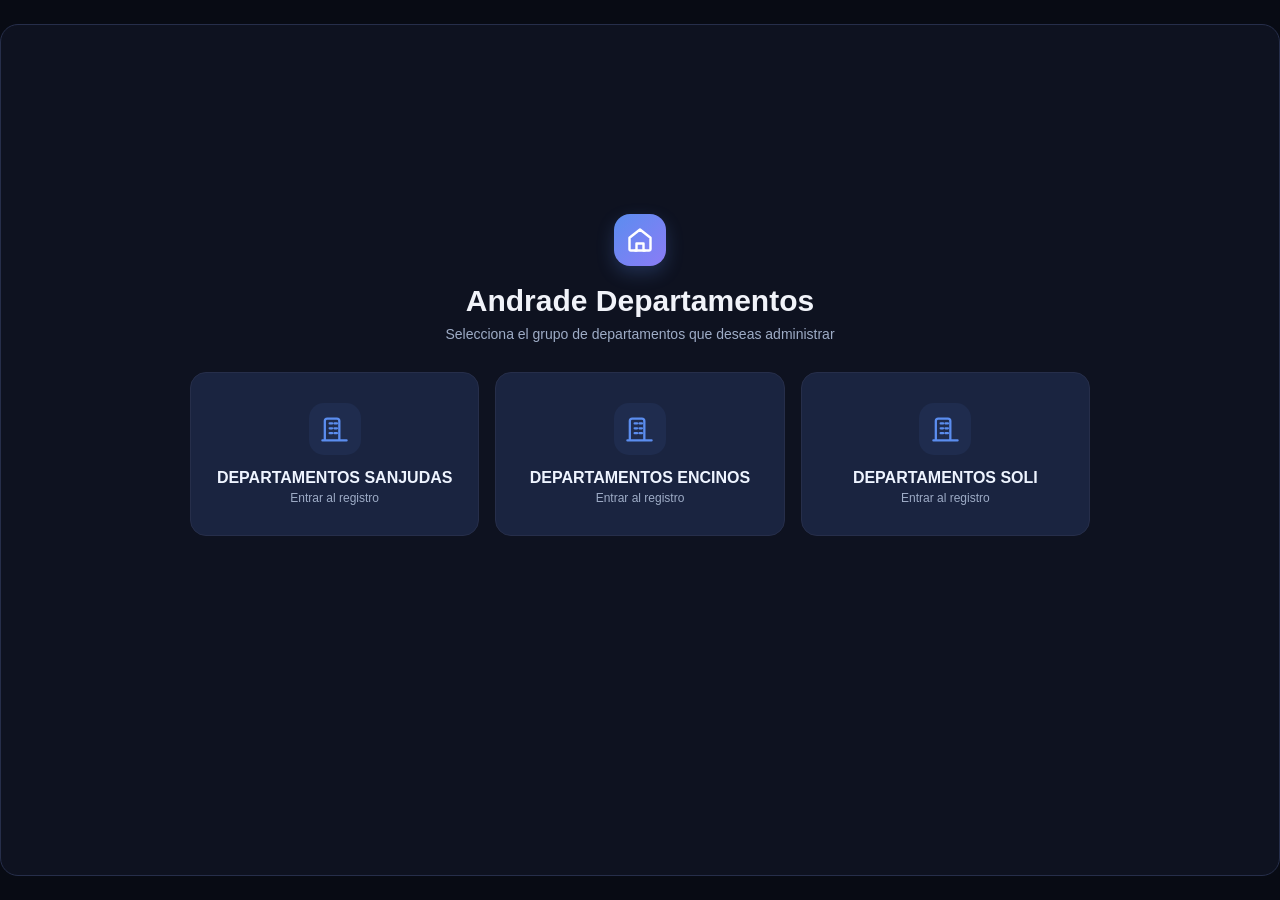
<file: AndradeDepartments/index.html>
<!doctype html>
<html lang="es">
<head>
  <meta charset="UTF-8">
  <meta name="viewport" content="width=device-width, initial-scale=1">
  <title>Andrade Departamentos</title>
  <link rel="stylesheet" href="src/presentation/styles.css">
</head>
<body>
  <div id="app" class="app"></div>
  <script type="module" src="src/presentation/app.js"></script>
</body>
</html>
</file>
<file: AndradeDepartments/src/presentation/styles.css>
:root {
--bg:#0e1220;--side:#12172a;--card:#181f35;--alt:#1d2540;--border:#262e4a;--text:#f1f3f9;--muted:#8892a6;--soft:#5d667e;--blue:#5b8def;--purple:#8b7cf6;--green:#35c77e;--yellow:#ffb13d;--red:#ff6270}
* {
box-sizing:border-box}
body {
margin:0;background:#080b14;color:var(--text);font:14px Arial,sans-serif}
.app {
max-width:1400px;margin:24px auto;border:1px solid var(--border);border-radius:18px;overflow:hidden;background:var(--bg);min-height:calc(100vh - 48px)}
.layout {
display:flex;min-height:700px}
.sidebar {
width:226px;flex:none;background:var(--side);border-right:1px solid var(--border)}
.brand {
display:flex;gap:10px;align-items:center;padding:20px}
.logo {
width:34px;height:34px;display:grid;place-items:center;border-radius:11px;background:linear-gradient(135deg,var(--blue),var(--purple));font-size:20px;box-shadow:0 7px 18px #5b8def3d}
.logo-large {
width:52px;height:52px;border-radius:16px}
.ui-icon {
width:20px;height:20px;display:block;flex:none}
.logo .ui-icon {
width:21px;height:21px;color:#fff;stroke-width:2.1
}
.logo-large .ui-icon {
width:28px;height:28px
}
.brand strong {
line-height:1.15}
.menu-title {
padding:6px 20px;color:var(--soft);font-size:11px;font-weight:bold;letter-spacing:1.5px}
.nav {
padding:4px 12px;display:flex;flex-direction:column;gap:3px}
.nav button,.btn {
border:0;background:none;color:var(--muted);cursor:pointer}
.nav button {
padding:10px 12px;border-radius:10px;text-align:left;font-size:14px;display:flex;align-items:center;gap:11px;transition:background .18s ease,color .18s ease,transform .18s ease}
.nav button .nav-icon {
color:var(--soft);transition:transform .2s ease,color .2s ease
}
.nav button:hover {
background:#ffffff0a;color:var(--text);transform:translateX(2px)}
.nav button:hover .nav-icon {
color:var(--blue);transform:rotate(-7deg) scale(1.08)
}
.nav button.active {
background:linear-gradient(100deg,var(--blue),#719cff);color:#fff;box-shadow:0 8px 18px #5b8def38}
.nav button.active .nav-icon {
color:#fff;transform:scale(1.08)
}
.main {
flex:1;min-width:0;padding:22px 26px}
.topbar {
display:flex;justify-content:space-between;align-items:center;margin-bottom:22px;gap:12px}
.title {
font-size:21px;font-weight:bold}
.subtitle {
margin-top:4px;color:var(--muted);font-size:13px}
.avatar {
width:34px;height:34px;border-radius:50%;display:grid;place-items:center;background:linear-gradient(135deg,var(--blue),var(--purple));font-weight:bold}
.card {
background:var(--card);border:1px solid var(--border);border-radius:16px}
.stats {
display:grid;grid-template-columns:repeat(4,1fr);gap:14px;margin-bottom:16px}
.stat {
padding:16px;position:relative;overflow:hidden;transition:transform .2s ease,border-color .2s ease}
.stat::after {
content:"";position:absolute;width:74px;height:74px;right:-27px;top:-27px;border-radius:50%;background:currentColor;opacity:.04;pointer-events:none
}
.stat:hover {
transform:translateY(-3px);border-color:#ffffff24
}
.stat-icon {
font-size:21px;margin-bottom:13px;width:40px;height:40px;display:grid;place-items:center;border-radius:12px;background:#ffffff09
}
.stat-icon .ui-icon {
width:22px;height:22px;transition:transform .25s ease
}
.stat:hover .stat-icon .ui-icon {
transform:translateY(-2px) rotate(-6deg)
}
.stat-value {
font-size:21px;font-weight:bold}
.muted {
color:var(--muted)}
.charts {
display:grid;grid-template-columns:2fr 1fr;gap:14px}
.chart-card {
padding:20px}
.chart-head {
display:flex;justify-content:space-between;gap:10px;margin-bottom:15px}
.chart-title {
font-weight:bold}
.small {
font-size:12px;color:var(--muted);margin-top:4px}
.legend {
font-size:12px;color:var(--muted)}
.legend i {
display:inline-block;width:8px;height:8px;border-radius:50%;margin-right:5px}
.chart {
height:220px;position:relative;border-bottom:1px solid var(--border);border-left:1px solid var(--border);background:repeating-linear-gradient(to bottom,transparent 0,transparent 43px,var(--border) 44px)}
.bars {
height:100%;display:flex;align-items:end;justify-content:space-around;padding:8px 12px 0}
.bar-group {
height:100%;display:flex;gap:4px;align-items:end}
.bar {
width:24px;min-height:2px;border-radius:5px 5px 0 0;background:var(--blue)}
.bar.expected {
background:var(--soft);opacity:.65}
.labels {
display:flex;justify-content:space-around;color:var(--muted);font-size:11px;margin-top:8px}
.status-list {
display:flex;flex-direction:column;gap:12px;margin-top:16px}
.status-row {
display:flex;justify-content:space-between}
.dot {
width:8px;height:8px;border-radius:50%;display:inline-block;margin-right:8px}
.toolbar {
display:flex;align-items:center;gap:10px;flex-wrap:wrap;margin-bottom:18px}
.btn {
padding:8px 12px;border-radius:8px;color:var(--text)}
.btn:hover {
background:#ffffff0a}
.primary {
background:var(--blue);color:#fff!important;font-weight:bold}
.month {
font-weight:bold;min-width:130px;text-align:center}
.table-wrap {
overflow:auto}
.table {
width:100%;border-collapse:collapse;min-width:720px}
.table th,.table td {
text-align:left;padding:12px 14px;border-bottom:1px solid var(--border)}
.table th {
font-size:11px;color:var(--muted);letter-spacing:.5px}
.table tr:hover {
background:#ffffff04}
.badge {
display:inline-block;padding:5px 9px;border-radius:20px;font-size:11px;font-weight:bold}
.water-check {
display:inline-flex;align-items:center;gap:6px;color:var(--muted);font-size:11px;white-space:nowrap;cursor:pointer;user-select:none
}
.water-check input {
width:16px;height:16px;margin:0;accent-color:var(--blue);cursor:pointer
}
.water-check:has(input:checked) {
color:var(--green);font-weight:bold
}
.paid {
color:var(--green);background:#35c77e24}
.partial {
color:var(--yellow);background:#ffb13d24}
.late {
color:var(--red);background:#ff627024}
.pending {
color:var(--soft);background:#7a85a329}
.actions {
display:flex;gap:8px}
.actions button {
border:0;background:none;color:var(--blue);cursor:pointer}
.actions .danger {
color:var(--red)}
.form {
padding:18px;margin-bottom:18px}
.form-grid {
display:flex;gap:12px;flex-wrap:wrap;align-items:end}
.field {
display:flex;flex-direction:column;gap:5px}
.field label {
font-size:10px;color:var(--muted);font-weight:bold}
.input {
padding:9px 10px;border:1px solid var(--border);border-radius:8px;background:var(--alt);color:var(--text)}
.empty {
padding:34px;text-align:center;color:var(--muted)}
.error {
padding:12px;margin-bottom:16px;border:1px solid var(--red);border-radius:10px;color:var(--red)}
.payment-form {
display:flex;align-items:end;gap:8px;flex-wrap:wrap}
.payment-form .notes {
min-width:160px}
.history {
font-size:11px;color:var(--muted);margin-top:5px}
.footer {
text-align:center;color:var(--soft);font-size:11px;margin-top:22px}
.group-screen {
min-height:700px;display:grid;place-items:center;padding:30px}
.group-box {
width:min(900px,100%);text-align:center}
.group-box h1 {
font-size:30px;
margin:0 0 8px;
color:#f1f3f9;
}
.group-box p {
color:#9eacc6;
margin:0 0 30px;
}
.group-cards {
display:grid;grid-template-columns:repeat(3,1fr);gap:16px}
.group-card {
padding:30px 18px;
cursor:pointer;
transition:.15s;
background:#1a2440;
color:var(--text);
}
.group-card:hover {
border-color:var(--blue);
transform:translateY(-3px);
background:#202d4f;
}
.group-card .group-icon {
width:52px;height:52px;display:grid;place-items:center;margin:0 auto 14px;border-radius:15px;color:var(--blue);background:#5b8def14;transition:transform .25s ease,background .25s ease
}
.group-card .group-icon .ui-icon {
width:29px;height:29px
}
.group-card:hover .group-icon {
transform:translateY(-3px) rotate(-5deg);background:#5b8def26
}
.group-card strong {
display:block;
font-size:16px;
color:#eef4ff;
}
.group-card .small {
color:#9eacc6;
}
@media(max-width:800px) {
.app {
margin:0;border-radius:0;min-height:100vh}
.layout {
flex-direction:column}
.sidebar {
width:100%;border-right:0;border-bottom:1px solid var(--border)}
.brand {
padding:14px 16px}
.nav {
flex-direction:row;overflow:auto}
.nav button {
white-space:nowrap}
.main {
padding:16px}
.stats {
grid-template-columns:repeat(2,1fr)}
.charts {
grid-template-columns:1fr}
.topbar {
align-items:flex-start}
.group-cards {
grid-template-columns:1fr}
}
</file>
